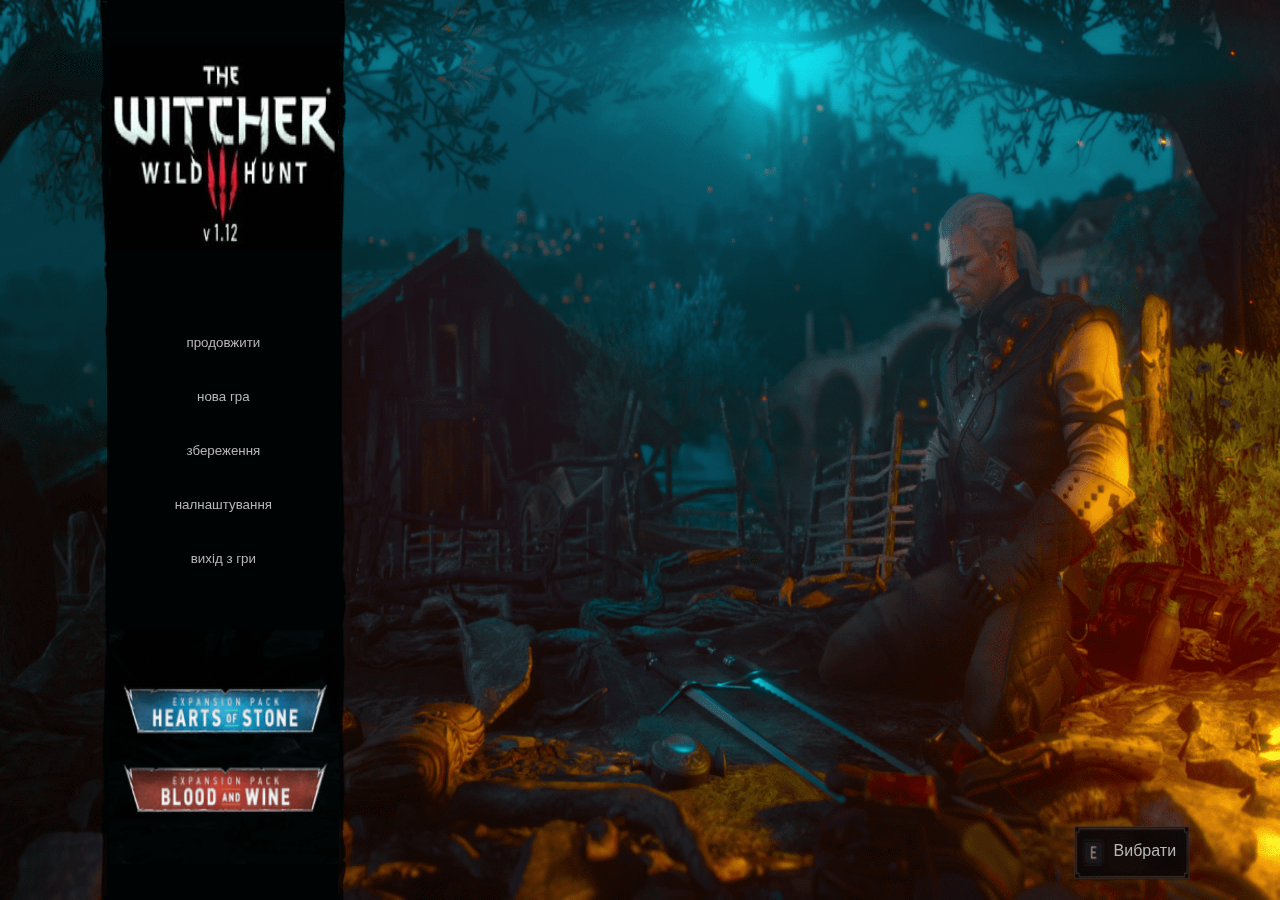
<file: index.html>
<html>
<head>
<link href="style.css" rel="stylesheet" type="text/css">
<title>zalik</title>
</head>
<body>
<img src="images/background.png" class="img1">
<img src="images/witcherlogo.png" class="img2">
<form  action="game.html">
<button class="button1" value="продовжити" name="продовжити">продовжити</button>
<br>
<button class="button1" value="нова гра" name="нова гра">нова гра</button>
<br>
<button class="button1" value="збереження" name="збереження">збереження</button>
<br>
<button class="button1" value="налнаштування" name="налнаштування">налнаштування</button>
<br>
<button class="button1" value="вихід з гри" name="вихід з гри">вихід з гри</button>
<br>
</form>
<a href="game.html">Вибрати</a>
<img src="images/addons.png" class="img3">
</body>
</html>
</file>
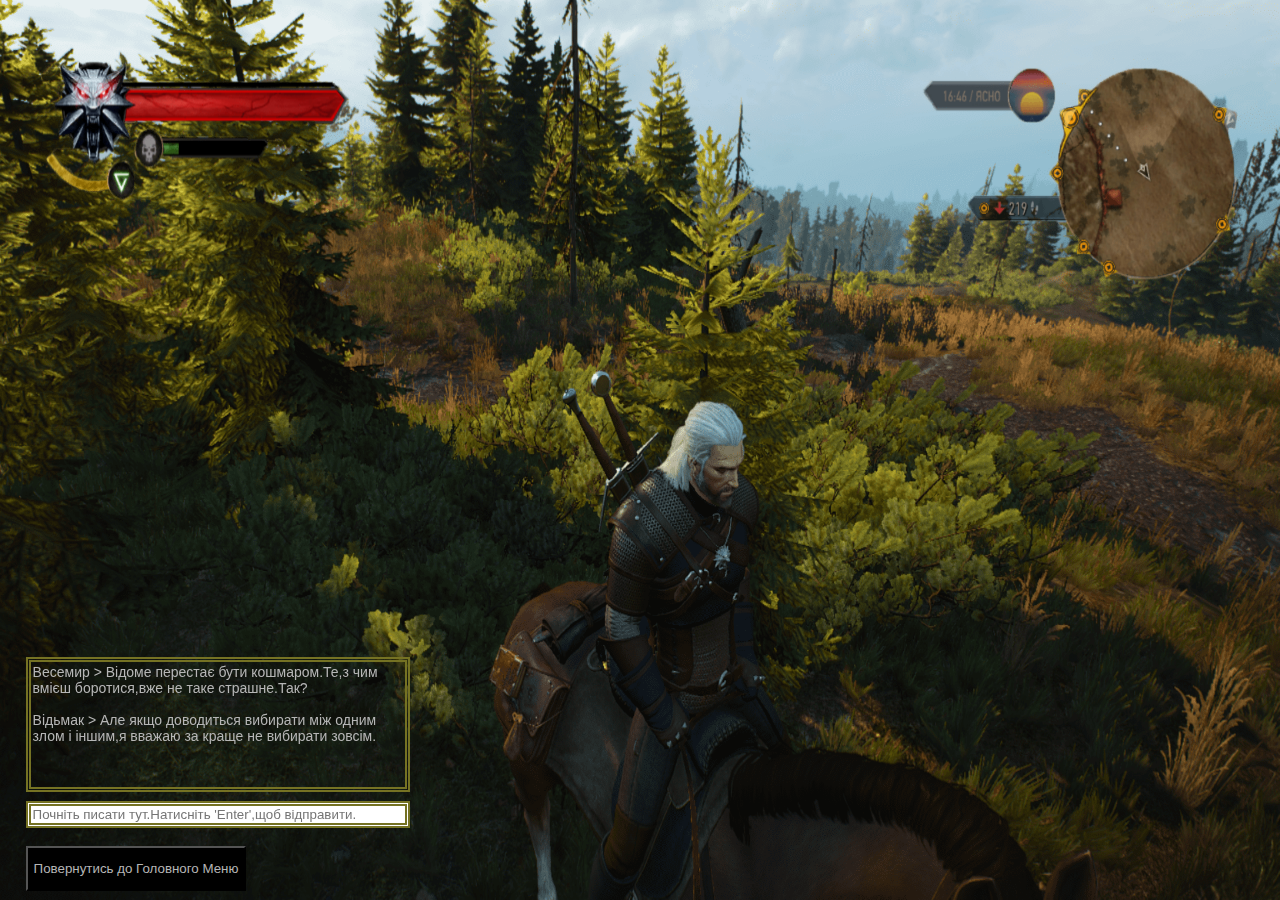
<file: game.html>
<html>
<head>
<link href="style.css" rel="stylesheet" type="text/css">
<title>game</title>
</head>
<body>
<img src="images/background2.png" class="img1">
<img src="images/wolf.png" class="img4">
<img src="images/hud.png" class="img5">
<form action="index.html">
<textarea disabled>
Весемир > Відоме перестає бути кошмаром.Те,з чим вмієш боротися,вже не таке страшне.Так?

Відьмак > Але якщо доводиться вибирати між одним злом і іншим,я вважаю за краще не вибирати зовсім.
</textarea>
<input type="text" placeholder="Почніть писати тут.Натисніть 'Enter',щоб відправити.">
<button class="button2">Повернутись до Головного Меню</button>
</form>
</body>
</html>
</file>
<file: style.css>
body{margin:0px;padding:0px;}
.img1{position:absolute;width:100%;height:100%;}
.img2{position:fixed;top:5%;left:8.5%;width:18%;height:23%;}
form{position:fixed;top:35%;left:8.7%;width:100%;height:100%;}
.button1{width:17.5%;height:6%;background:none;border:none;color:#b6b6b6;font-family:Arial;}
.button1:hover{border:5px double #b6b6b6;}
.img3{position:fixed;top:70%;left:8.5%;width:18%;height:26%;}
a{position:fixed;text-decoration: none;top:93.5%;left:87%;color:#b6b6b6;font-family:Arial;}



.img4{position:fixed;top:2%;width:30%;height:25%;}
.img5{position:fixed;top:4%;left:72%;width:25%;height:30%;}
textarea{position:fixed;top:73%;left: 2%;background:none;resize:none;color:#b6b6b6;font-family:Arial;font-size:14px;width:30%;height:15%;border:5px double #757223;}
input{position:fixed;top:89%;left:2%;width:30%;height:3%;border:5px double #757223;}
.button2{position:fixed;top:94%;left:2%;height:5%;border:5px double #black;background-color:black;color:#b6b6b6;}
.button2:hover{border:5px double #b6b6b6;}
</file>
